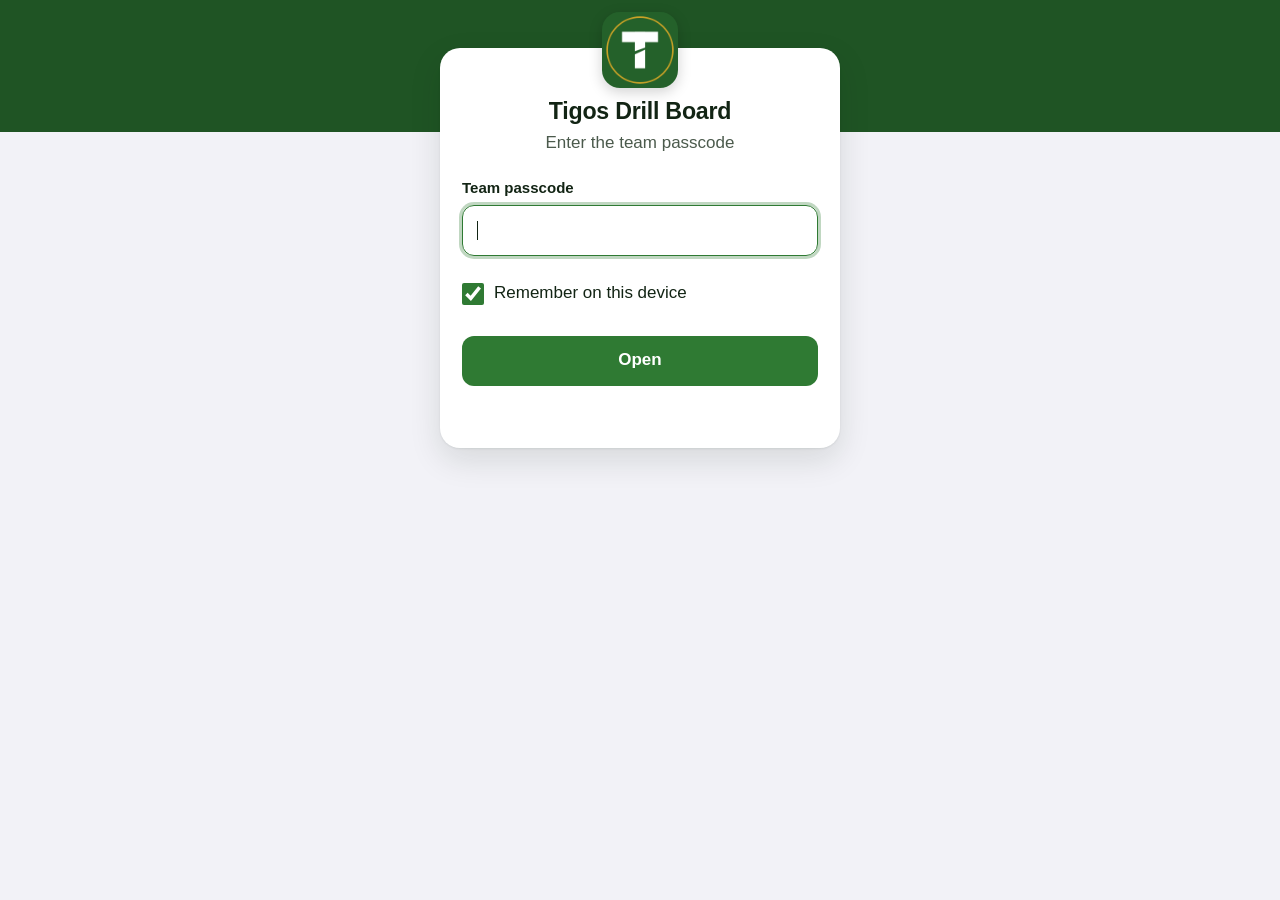
<file: index.html>
<!doctype html>
<html lang="en">
<head>
<meta charset="utf-8">
<meta name="viewport" content="width=device-width, initial-scale=1, viewport-fit=cover">
<meta name="robots" content="noindex, nofollow">
<meta http-equiv="refresh" content="0; url=drill-board/">
<link rel="apple-touch-icon" href="apple-touch-icon.png">
<title>Tigos Drill Board</title>
</head>
<body>
<p><a href="drill-board/">Open the Tigos Drill Board</a></p>
</body>
</html>
</file>
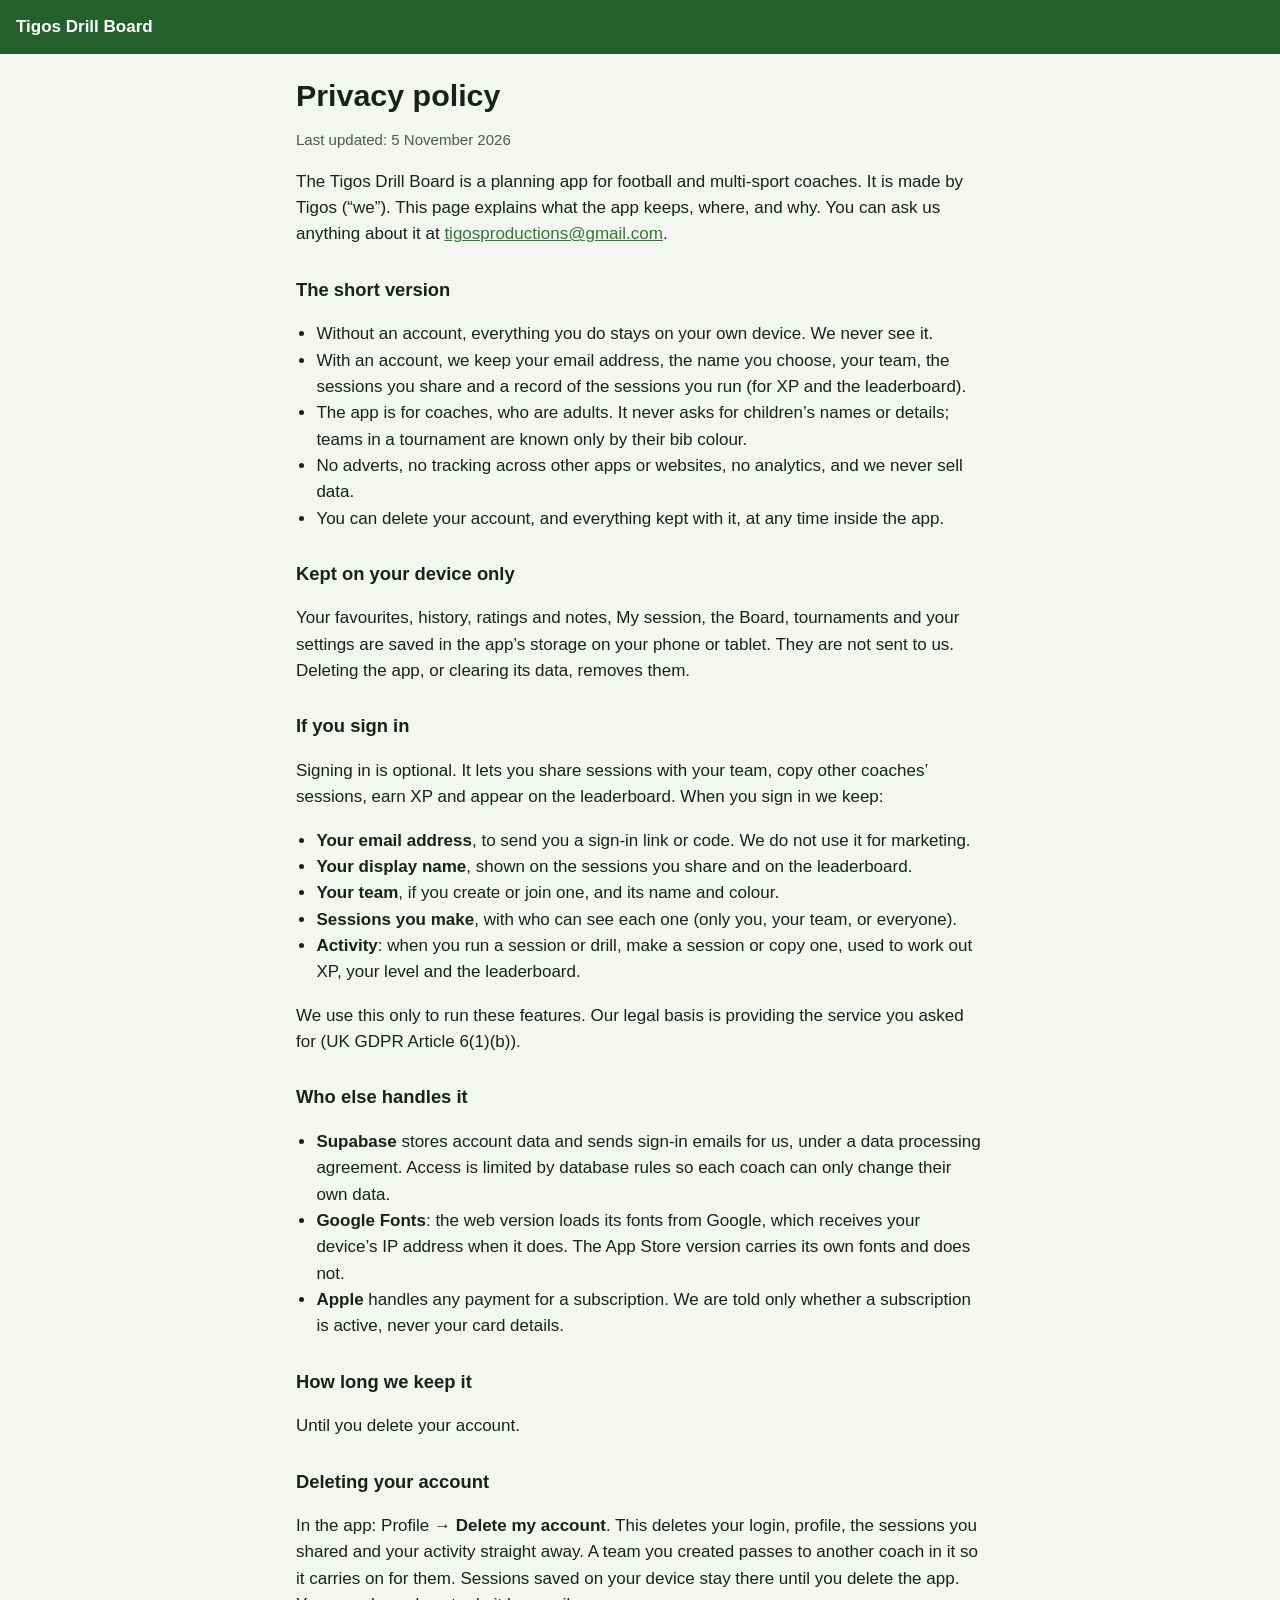
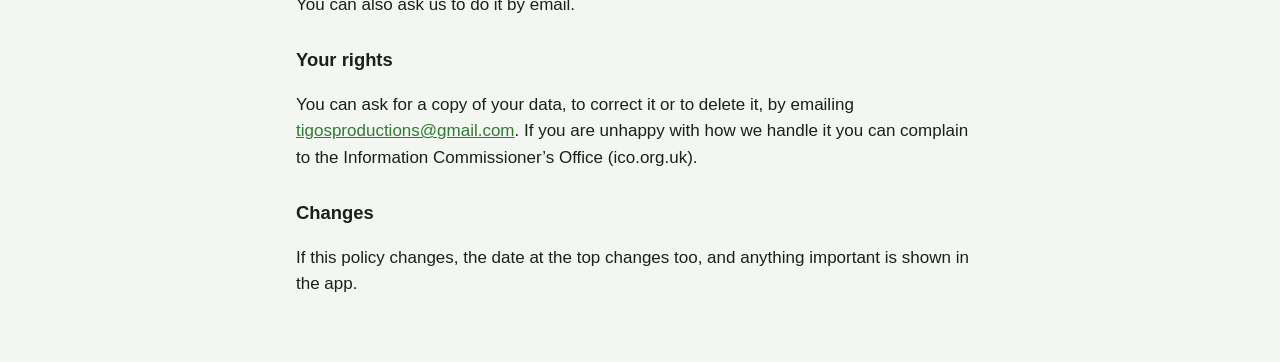
<file: privacy/index.html>
<!doctype html>
<html lang="en-GB">
<head>
<meta charset="utf-8">
<meta name="robots" content="noindex, nofollow">
<meta name="viewport" content="width=device-width, initial-scale=1, viewport-fit=cover">
<title>Privacy policy · Tigos Drill Board</title>
<link rel="apple-touch-icon" href="../apple-touch-icon.png">
<link rel="stylesheet" href="../page.css">
</head>
<body>
<header><a href="../support/">Tigos Drill Board</a></header>
<main>
<h1>Privacy policy</h1>
<p class="muted">Last updated: 5 November 2026</p>

<p>The Tigos Drill Board is a planning app for football and multi-sport coaches. It is made by
Tigos (“we”). This page explains what the app keeps, where, and why. You can ask us
anything about it at <a href="mailto:tigosproductions@gmail.com">tigosproductions@gmail.com</a>.</p>

<h2>The short version</h2>
<ul>
  <li>Without an account, everything you do stays on your own device. We never see it.</li>
  <li>With an account, we keep your email address, the name you choose, your team, the sessions you
    share and a record of the sessions you run (for XP and the leaderboard).</li>
  <li>The app is for coaches, who are adults. It never asks for children’s names or details; teams in
    a tournament are known only by their bib colour.</li>
  <li>No adverts, no tracking across other apps or websites, no analytics, and we never sell data.</li>
  <li>You can delete your account, and everything kept with it, at any time inside the app.</li>
</ul>

<h2>Kept on your device only</h2>
<p>Your favourites, history, ratings and notes, My session, the Board, tournaments and your
settings are saved in the app’s storage on your phone or tablet. They are not sent to us. Deleting
the app, or clearing its data, removes them.</p>

<h2>If you sign in</h2>
<p>Signing in is optional. It lets you share sessions with your team, copy other coaches’ sessions,
earn XP and appear on the leaderboard. When you sign in we keep:</p>
<ul>
  <li><b>Your email address</b>, to send you a sign-in link or code. We do not use it for marketing.</li>
  <li><b>Your display name</b>, shown on the sessions you share and on the leaderboard.</li>
  <li><b>Your team</b>, if you create or join one, and its name and colour.</li>
  <li><b>Sessions you make</b>, with who can see each one (only you, your team, or everyone).</li>
  <li><b>Activity</b>: when you run a session or drill, make a session or copy one, used to work out
    XP, your level and the leaderboard.</li>
</ul>
<p>We use this only to run these features. Our legal basis is providing the service you asked for
(UK GDPR Article 6(1)(b)).</p>

<h2>Who else handles it</h2>
<ul>
  <li><b>Supabase</b> stores account data and sends sign-in emails for us, under a data processing
    agreement. Access is limited by database rules so each coach can only change their own data.</li>
  <li><b>Google Fonts</b>: the web version loads its fonts from Google, which receives your device’s
    IP address when it does. The App Store version carries its own fonts and does not.</li>
  <li><b>Apple</b> handles any payment for a subscription. We are told only whether a subscription
    is active, never your card details.</li>
</ul>

<h2>How long we keep it</h2>
<p>Until you delete your account.</p>

<h2>Deleting your account</h2>
<p>In the app: Profile → <b>Delete my account</b>. This deletes your login, profile, the sessions
you shared and your activity straight away. A team you created passes to another coach in it so it
carries on for them. Sessions saved on your device stay there until you delete the app. You can also
ask us to do it by email.</p>

<h2>Your rights</h2>
<p>You can ask for a copy of your data, to correct it or to delete it, by emailing
<a href="mailto:tigosproductions@gmail.com">tigosproductions@gmail.com</a>. If you are unhappy with how we handle it you
can complain to the Information Commissioner’s Office (ico.org.uk).</p>

<h2>Changes</h2>
<p>If this policy changes, the date at the top changes too, and anything important is shown in
the app.</p>
</main>
</body>
</html>
</file>
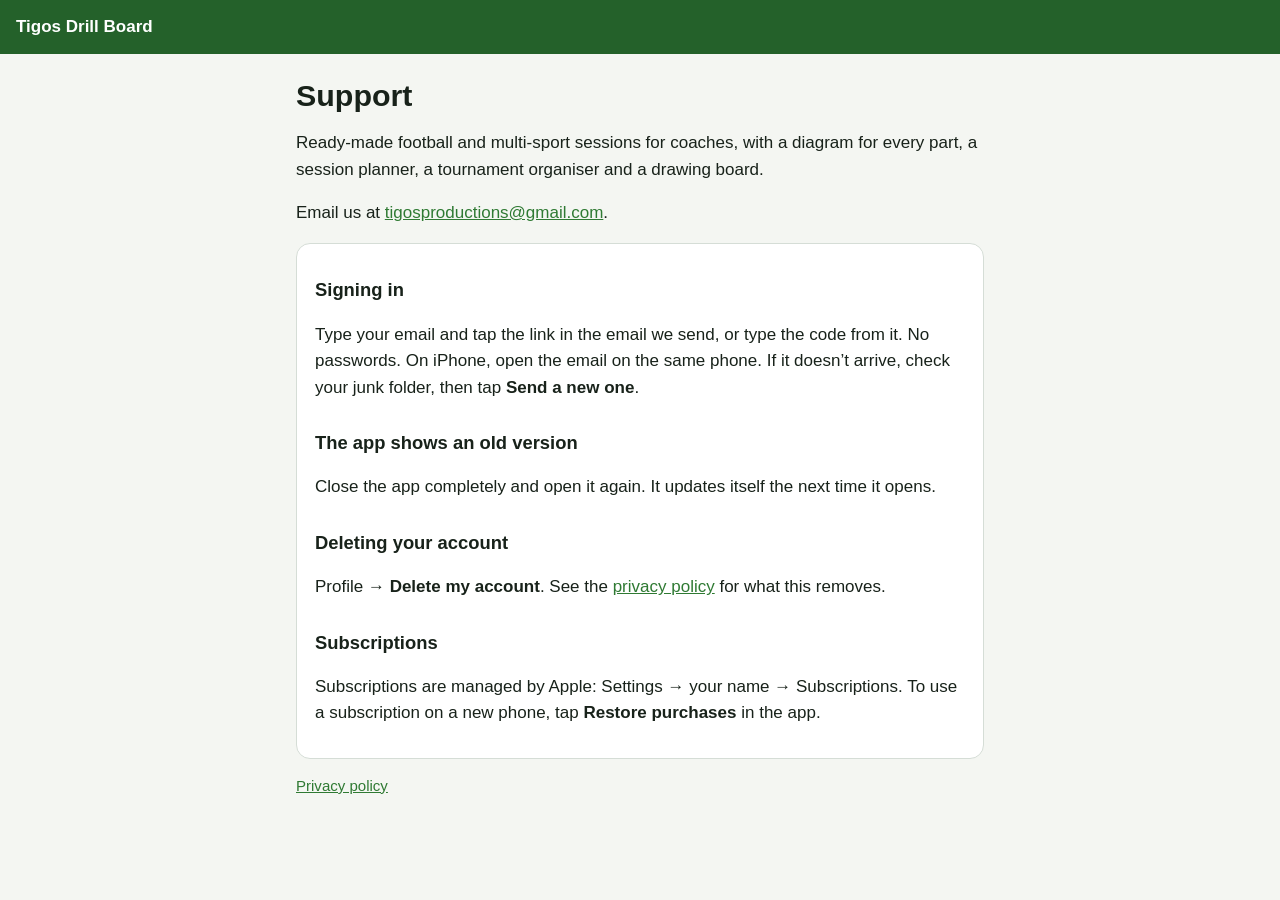
<file: support/index.html>
<!doctype html>
<html lang="en-GB">
<head>
<meta charset="utf-8">
<meta name="robots" content="noindex, nofollow">
<meta name="viewport" content="width=device-width, initial-scale=1, viewport-fit=cover">
<title>Support · Tigos Drill Board</title>
<link rel="apple-touch-icon" href="../apple-touch-icon.png">
<link rel="stylesheet" href="../page.css">
</head>
<body>
<header><a href="../support/">Tigos Drill Board</a></header>
<main>
<h1>Support</h1>
<p>Ready-made football and multi-sport sessions for coaches, with a diagram for every part, a
session planner, a tournament organiser and a drawing board.</p>
<p>Email us at <a href="mailto:tigosproductions@gmail.com">tigosproductions@gmail.com</a>.</p>

<div class="card">
<h2>Signing in</h2>
<p>Type your email and tap the link in the email we send, or type the code from it. No passwords.
On iPhone, open the email on the same phone. If it doesn’t arrive, check your junk folder, then
tap <b>Send a new one</b>.</p>

<h2>The app shows an old version</h2>
<p>Close the app completely and open it again. It updates itself the next time it opens.</p>

<h2>Deleting your account</h2>
<p>Profile → <b>Delete my account</b>. See the <a href="../privacy/">privacy policy</a> for what this
removes.</p>

<h2>Subscriptions</h2>
<p>Subscriptions are managed by Apple: Settings → your name → Subscriptions. To use a subscription on
a new phone, tap <b>Restore purchases</b> in the app.</p>
</div>

<p class="muted"><a href="../privacy/">Privacy policy</a></p>
</main>
</body>
</html>
</file>
<file: page.css>
:root { --bg: #f4f6f2; --card: #fff; --ink: #18221a; --ink-2: #4d5a50; --line: #d5ddd6; --brand: #2f7a33; color-scheme: light; }
@media (prefers-color-scheme: dark) { :root { --bg: #0d130e; --card: #172019; --ink: #eef3ee; --ink-2: #aab8ac; --line: #2c3a2e; --brand: #6cc46f; color-scheme: dark; } }
* { box-sizing: border-box; }
body { margin: 0; background: var(--bg); color: var(--ink); font: 17px/1.55 -apple-system, BlinkMacSystemFont, "Segoe UI", Roboto, Helvetica, Arial, sans-serif; -webkit-text-size-adjust: 100%; }
header { background: #24612a; color: #fff; padding: calc(14px + env(safe-area-inset-top, 0px)) 16px 14px; }
header a { color: #fff; font-weight: 700; text-decoration: none; }
main { max-width: 720px; margin: 0 auto; padding: 24px 16px 48px; }
h1 { font-size: 1.9rem; line-height: 1.15; margin: 0 0 4px; }
h2 { font-size: 1.15rem; margin: 28px 0 6px; }
p, li { color: var(--ink); }
.muted { color: var(--ink-2); font-size: .94rem; }
a { color: var(--brand); }
ul { padding-left: 1.2em; }
.card { background: var(--card); border: 1px solid var(--line); border-radius: 14px; padding: 4px 18px 14px; margin-top: 16px; }
</file>
